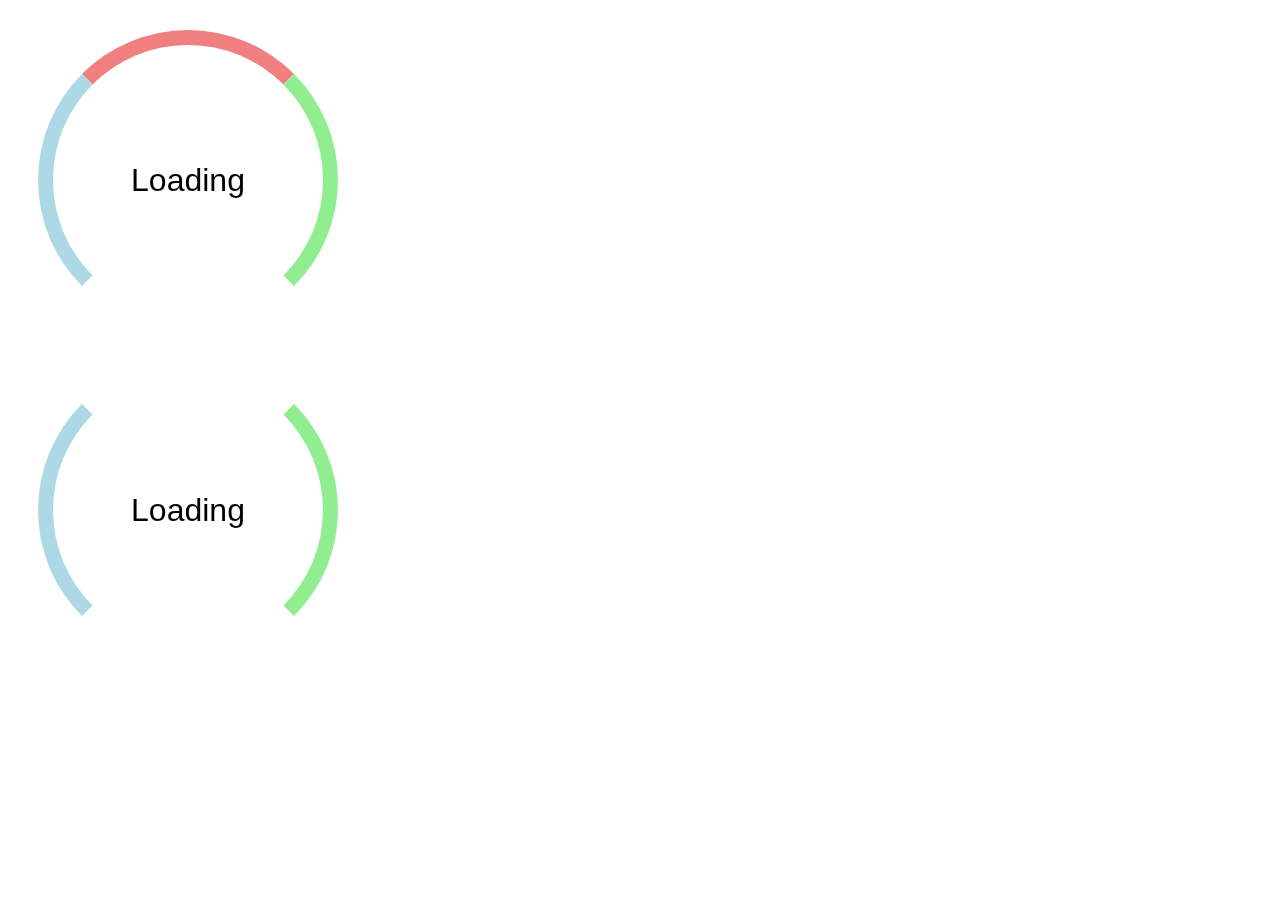
<file: 10.html>
<!DOCTYPE html>
<html lang="en">
<head>
    <meta charset="UTF-8">
    <meta name="viewport" content="width=device-width, initial-scale=1.0">
    <title>Animated Loading Spinner</title>
    <link rel="stylesheet" href="10.css">
</head>
<body>
    <div class="spinner">
        Loading
        <div class="spinner-sector spinner-sector-red"></div>
        <div class="spinner-sector spinner-sector-blue"></div>
        <div class="spinner-sector spinner-sector-green"></div>
    </div>
    <div class="spinner-2">Loading</div>
</body>
</html>
</file>
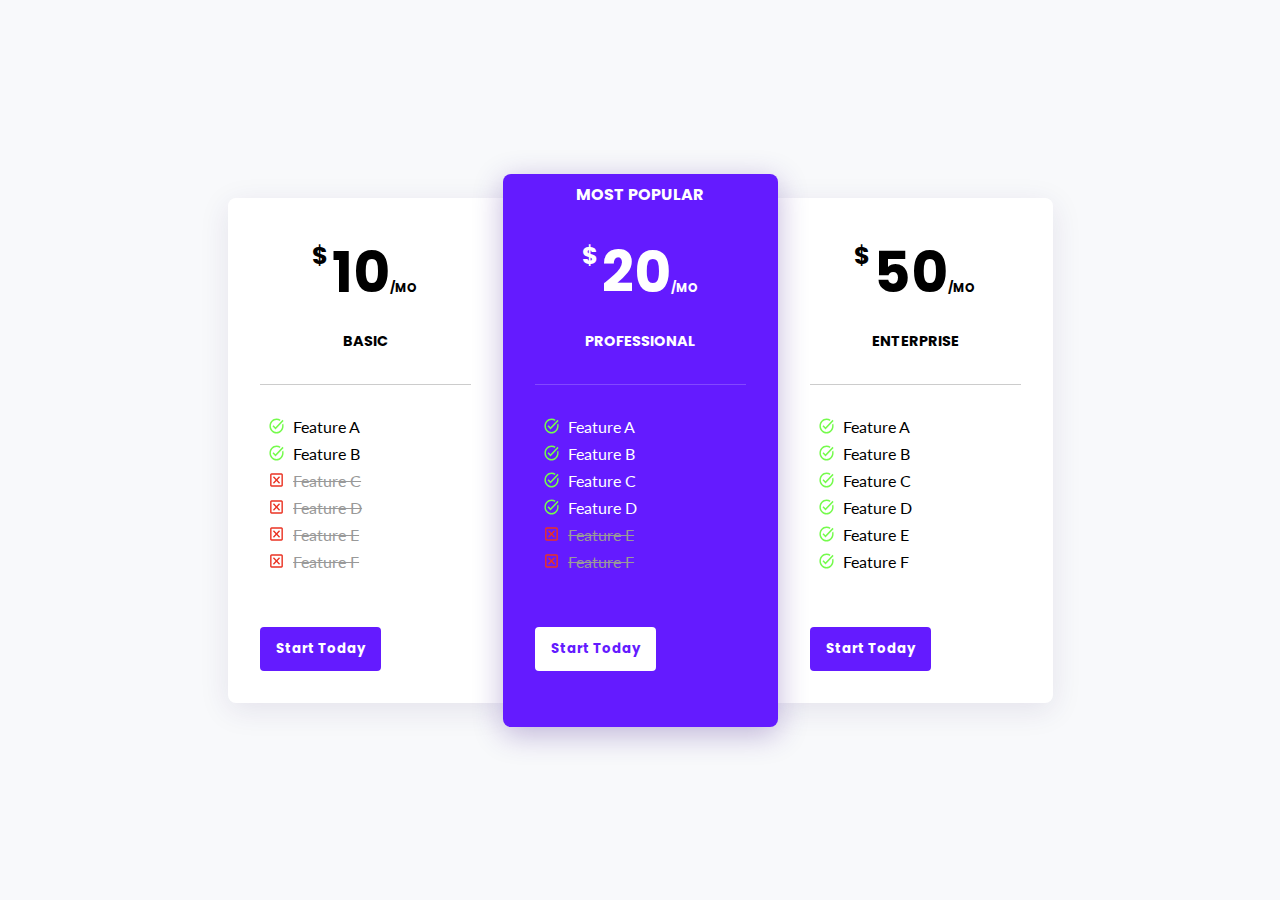
<file: 13.html>
<!DOCTYPE html>
<html lang="en">
<head>
    <meta charset="UTF-8">
    <meta name="viewport" content="width=device-width, initial-scale=1.0">
    <title>Price Comparison Table</title>
    <link rel="stylesheet" href="13.css">
    <link rel="preconnect" href="https://fonts.googleapis.com">
    <link rel="preconnect" href="https://fonts.gstatic.com" crossorigin>
    <link href="https://fonts.googleapis.com/css2?family=Lato:ital,wght@0,100;0,300;0,400;0,700;0,900;1,100;1,300;1,400;1,700;1,900&family=Poppins:ital,wght@0,100;0,200;0,300;0,400;0,500;0,600;0,700;0,800;0,900;1,100;1,200;1,300;1,400;1,500;1,600;1,700;1,800;1,900&display=swap" rel="stylesheet">
</head>
<body>
    <section class="price-comparison">
        <div class="price-column">
            <div class="price-header">
                <div class="price">
                    <div class="dollar-sign">$</div>
                    10
                    <div class="per-month">/mo</div>
                </div>
                <div class="plan-name">Basic</div>
            </div>
            <div class="divider"></div>
            <div class="feature">
                <img src="images/Icons/green_check.svg">
                Feature A
            </div>
            <div class="feature">
                <img src="images/Icons/green_check.svg">
                Feature B
            </div>
            <div class="feature inactive">
                <img src="images/Icons/red_x.svg">
                Feature C
            </div>
            <div class="feature inactive">
                <img src="images/Icons/red_x.svg">
                Feature D
            </div>
            <div class="feature inactive">
                <img src="images/Icons/red_x.svg">
                Feature E
            </div>
            <div class="feature inactive">
                <img src="images/Icons/red_x.svg">
                Feature F
            </div>
            <button class="cta">Start Today</button>
        </div>
        <div class="price-column popular">
            <div class="most-popular">Most Popular</div>
            <div class="price-header">
                <div class="price">
                    <div class="dollar-sign">$</div>
                    20
                    <div class="per-month">/mo</div>
                </div>
                <div class="plan-name">Professional</div>
            </div>
            <div class="divider"></div>
            <div class="feature">
                <img src="images/Icons/green_check.svg">
                Feature A
            </div>
            <div class="feature">
                <img src="images/Icons/green_check.svg">
                Feature B
            </div>
            <div class="feature">
                <img src="images/Icons/green_check.svg">
                Feature C
            </div>
            <div class="feature">
                <img src="images/Icons/green_check.svg">
                Feature D
            </div>
            <div class="feature inactive">
                <img src="images/Icons/red_x.svg">
                Feature E
            </div>
            <div class="feature inactive">
                <img src="images/Icons/red_x.svg">
                Feature F
            </div>
            <button class="cta">Start Today</button>
        </div>
        <div class="price-column">
            <div class="price-header">
                <div class="price">
                    <div class="dollar-sign">$</div>
                    50
                    <div class="per-month">/mo</div>
                </div>
                <div class="plan-name">Enterprise</div>
            </div>
            <div class="divider"></div>
            <div class="feature">
                <img src="images/Icons/green_check.svg">
                Feature A
            </div>
            <div class="feature">
                <img src="images/Icons/green_check.svg">
                Feature B
            </div>
            <div class="feature">
                <img src="images/Icons/green_check.svg">
                Feature C
            </div>
            <div class="feature">
                <img src="images/Icons/green_check.svg">
                Feature D
            </div>
            <div class="feature">
                <img src="images/Icons/green_check.svg">
                Feature E
            </div>
            <div class="feature">
                <img src="images/Icons/green_check.svg">
                Feature F
            </div>
            <button class="cta">Start Today</button>
        </div>
    </section>
</body>
</html>
</file>
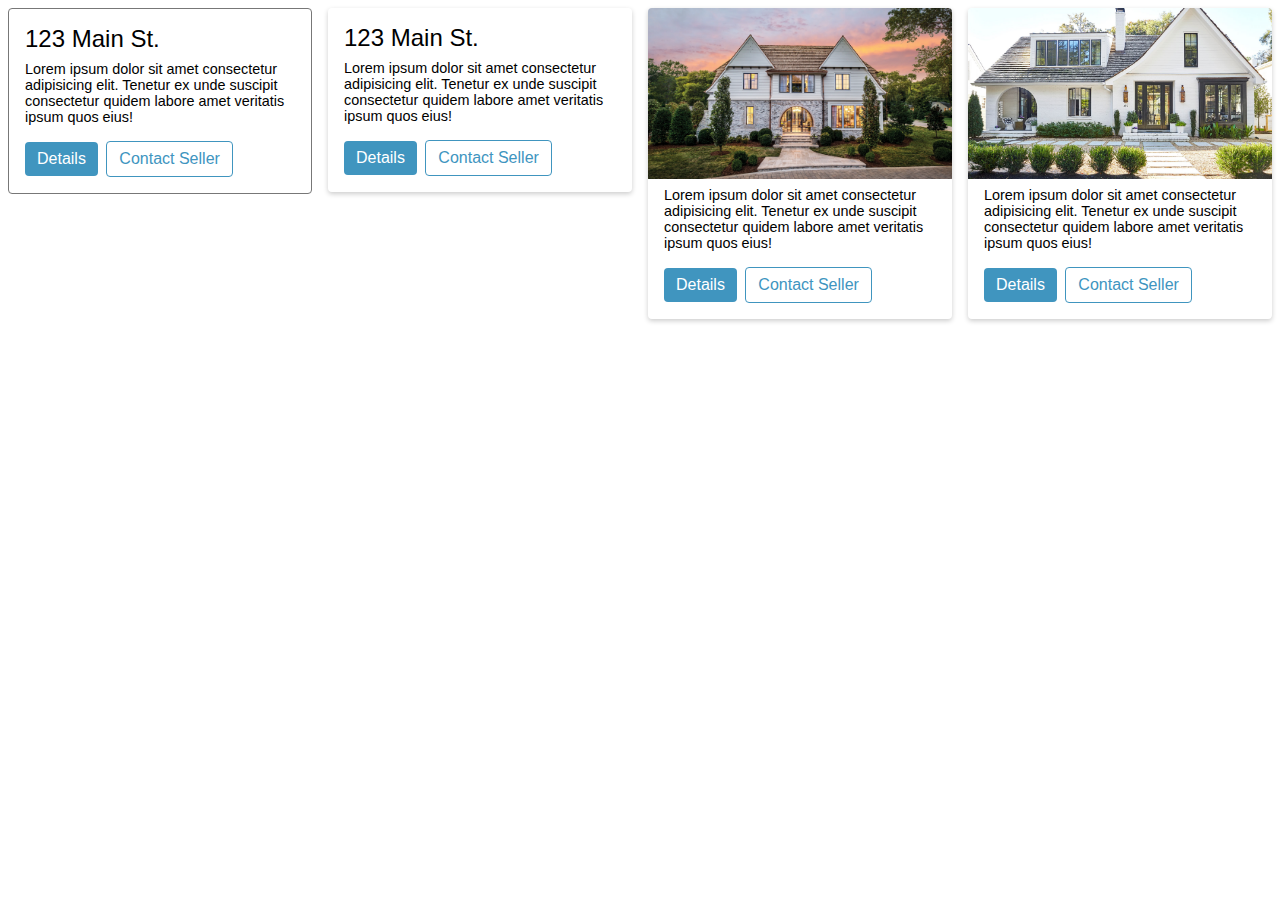
<file: 2.html>
<!DOCTYPE html>
<html lang="en">
<head>
    <meta charset="UTF-8">
    <meta name="viewport" content="width=device-width, initial-scale=1.0">
    <title>Animated Cards</title>
    <link rel="preconnect" href="https://fonts.googleapis.com">
    <link rel="preconnect" href="https://fonts.gstatic.com" crossorigin>
    <link href="https://fonts.googleapis.com/css2?family=Open+Sans:ital,wght@0,300..800;1,300..800&display=swap" rel="stylesheet">
    <link rel="stylesheet" href="2.css">
</head>
<body>
    <div class="card-grid">
        <div class="card">
            <div class="card-header">123 Main St.</div>
            <div class="card-body">Lorem ipsum dolor sit amet consectetur adipisicing elit. Tenetur ex unde suscipit consectetur quidem labore amet veritatis ipsum quos eius!    
            </div>
            <div class="card-footer">
                <button class="btn">Details</button>
                <button class="btn btn-outline">Contact Seller</button>
            </div>
        </div>
        <div class="card card-shadow">
            <div class="card-header">123 Main St.</div>
            <div class="card-body">Lorem ipsum dolor sit amet consectetur adipisicing elit. Tenetur ex unde suscipit consectetur quidem labore amet veritatis ipsum quos eius!  
            </div>
            <div class="card-footer">
                <button class="btn">Details</button>
                <button class="btn btn-outline">Contact Seller</button>
            </div>
        </div>
        <div class="card card-shadow">
            <div class="card-header card-image"><img src="images/house.webp"></div>
            <div class="card-body">Lorem ipsum dolor sit amet consectetur adipisicing elit. Tenetur ex unde suscipit consectetur quidem labore amet veritatis ipsum quos eius!    
            </div>
            <div class="card-footer">
                <button class="btn">Details</button>
                <button class="btn btn-outline">Contact Seller</button>
            </div>
        </div>
        <div class="card card-shadow">
            <div class="card-header card-image"><img src="images/house2.jpg"></div>
            <div class="card-body">Lorem ipsum dolor sit amet consectetur adipisicing elit. Tenetur ex unde suscipit consectetur quidem labore amet veritatis ipsum quos eius!    
            </div>
            <div class="card-footer">
                <button class="btn">Details</button>
                <button class="btn btn-outline">Contact Seller</button>
            </div>
        </div>
    </div>
</body>
</html>
</file>
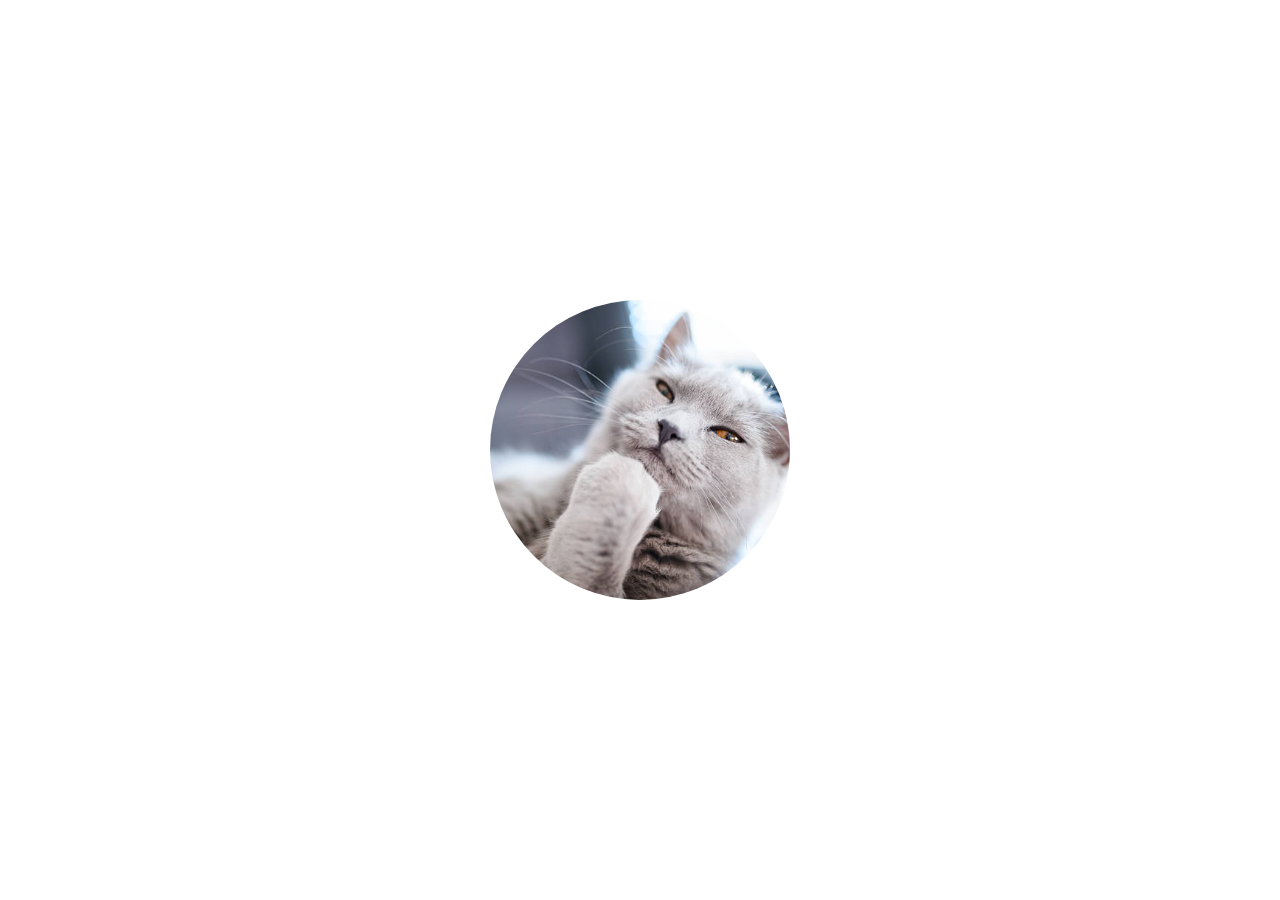
<file: 3.html>
<!DOCTYPE html>
<html lang="en">
<head>
    <meta charset="UTF-8">
    <meta name="viewport" content="width=device-width, initial-scale=1.0">
    <title>Tooltips</title>
    <link rel="stylesheet" href="3.css">
</head>
<body>
    <div class="avatar" data-tooltip="Thinking Cat"></div>
</body>
</html>
</file>
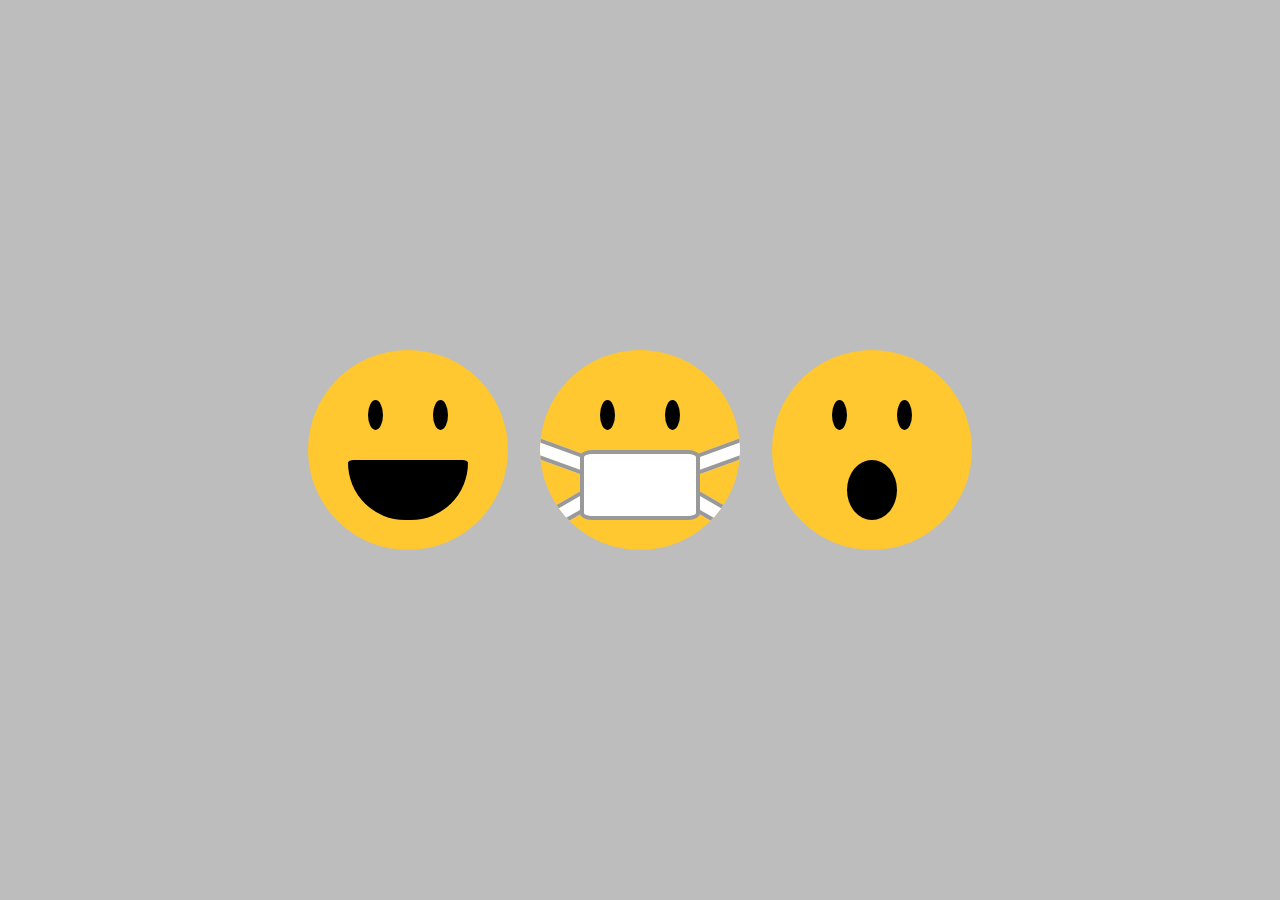
<file: 4.html>
<!DOCTYPE html>
<html lang="en">
<head>
    <meta charset="UTF-8">
    <meta name="viewport" content="width=device-width, initial-scale=1.0">
    <title>CSS Emoji Art</title>
    <link rel="stylesheet" href="4.css">
</head>
<body>
    <div class="emoji">
        <div class="head">
            <div class="eyes">
                <div class="eye eye-left"></div>
                <div class="eye eye-right"></div>
            </div>
            <div class="mouth smile"></div>
        </div>
    </div>
    <div class="emoji">
        <div class="head">
            <div class="eyes">
                <div class="eye eye-left"></div>
                <div class="eye eye-right"></div>
            </div>
            <div class="face-mask mouth">
                <div class="strap strap-top-left"></div>
                <div class="strap strap-top-right"></div>
                <div class="strap strap-bottom-left"></div>
                <div class="strap strap-bottom-right"></div>
            </div>
        </div>
    </div>
    <div class="emoji">
        <div class="head">
            <div class="eyes">
                <div class="eye eye-left"></div>
                <div class="eye eye-right"></div>
            </div>
            <div class="mouth open-mouth"></div>
        </div>
    </div>
</body>
</html>
</file>
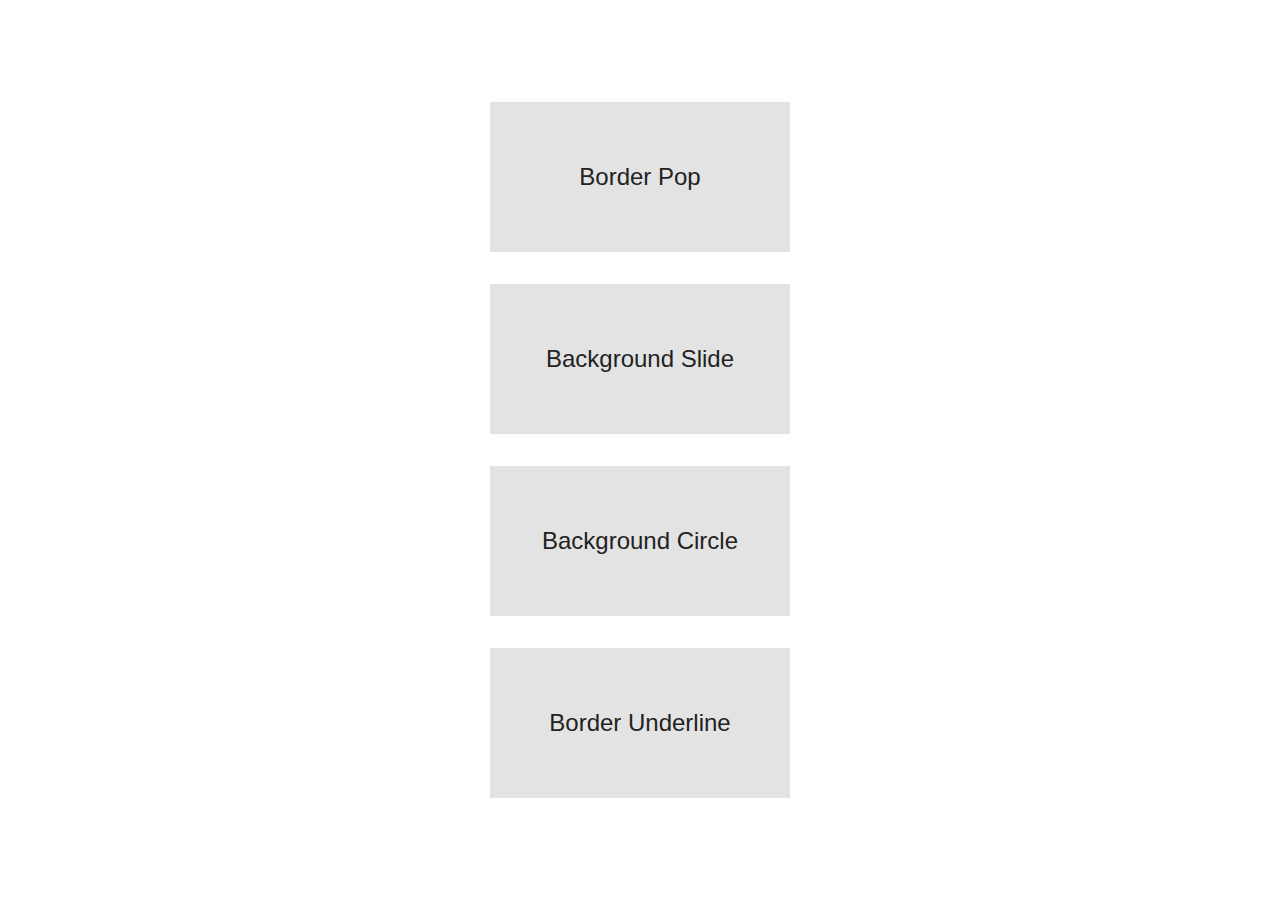
<file: 5.html>
<!DOCTYPE html>
<html lang="en">
<head>
    <meta charset="UTF-8">
    <meta name="viewport" content="width=device-width, initial-scale=1.0">
    <title>Advanced Hover Effects</title>
    <link rel="stylesheet" href="5.css">
</head>
<body>
    <button class="btn btn-border-pop">Border Pop</button>
    <button class="btn btn-background-slide">Background Slide</button>
    <button class="btn btn-background-circle">Background Circle</button>
    <button class="btn btn-border-underline">Border Underline</button>
</body>
</html>
</file>
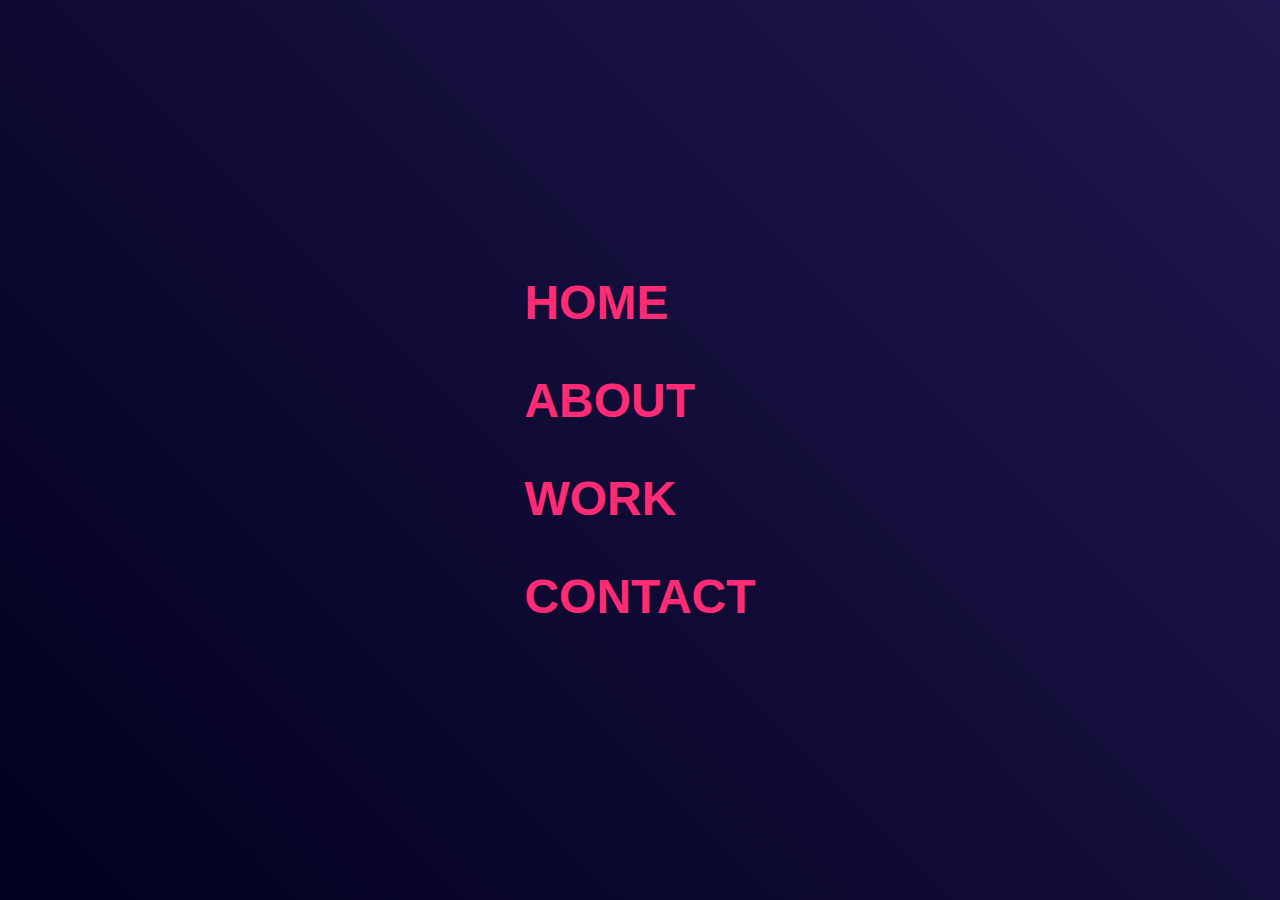
<file: 6.html>
<!DOCTYPE html>
<html lang="en">
<head>
    <meta charset="UTF-8">
    <meta name="viewport" content="width=device-width, initial-scale=1.0">
    <title>Advanced Text Animation</title>
    <link rel="stylesheet" href="6.css">
</head>
<body>
    <ul class="list">
        <li class="list-item">
            <span class="split-text" data-text="HOME">HOME</span>
        </li>
        <li class="list-item">
            <span class="split-text" data-text="ABOUT">ABOUT</span>
        </li>
        <li class="list-item">
            <span class="split-text" data-text="WORK">WORK</span>
        </li>
        <li class="list-item">
            <span class="split-text" data-text="CONTACT">CONTACT</span>
        </li>
    </ul>
</body>
</html>
</file>
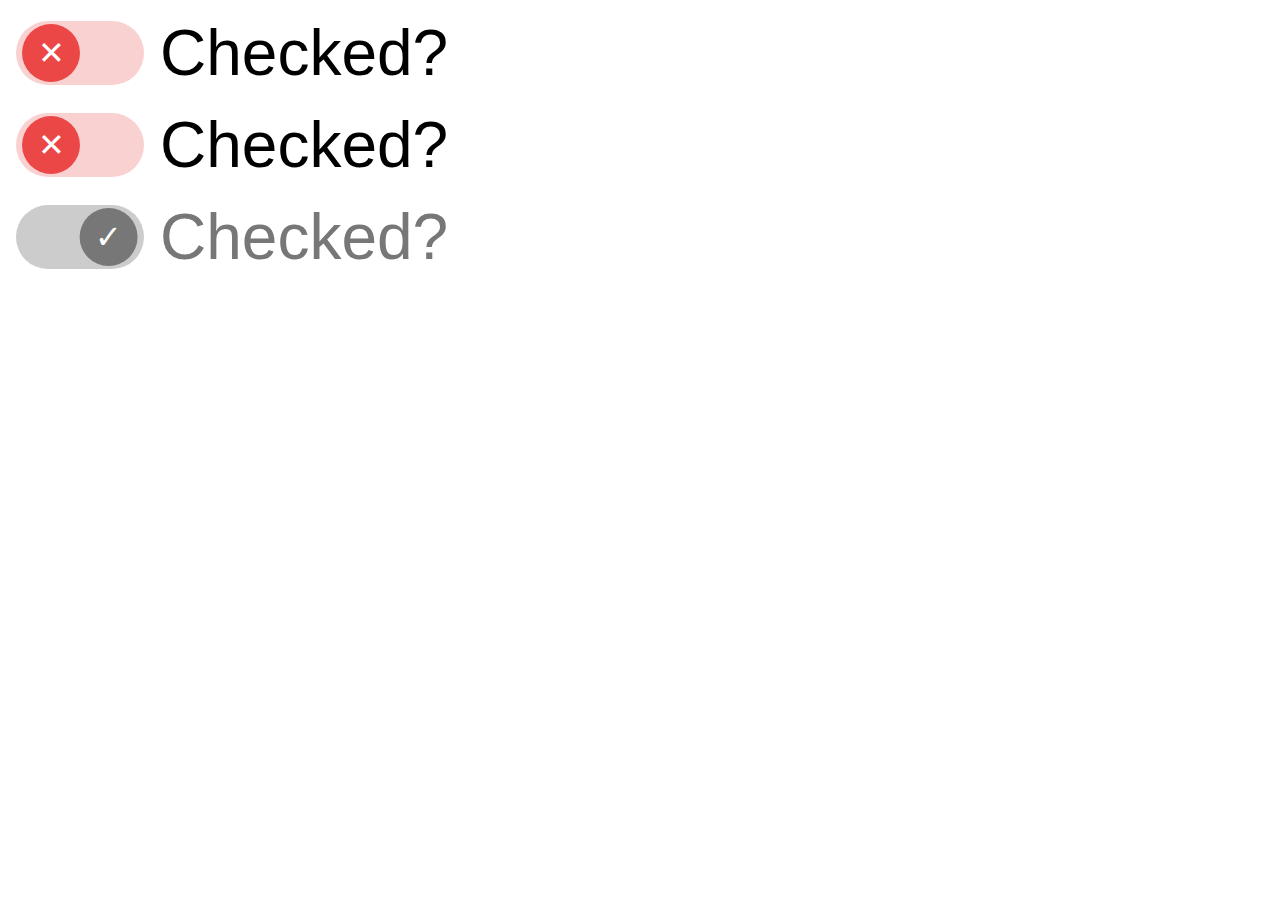
<file: 8.html>
<!DOCTYPE html>
<html lang="en">
<head>
    <meta charset="UTF-8">
    <meta name="viewport" content="width=device-width, initial-scale=1.0">
    <title>Custom Accessible Toggle Switches</title>
    <link rel="stylesheet" href="8.css">
</head>
<body>
    <input type="checkbox" id="check1" class="toggle">
    <label for="check1">Checked?</label>
    <br />
    <input type="checkbox" id="check2" class="toggle">
    <label for="check2">Checked?</label>
    <br />
    <input disabled checked type="checkbox" id="check3" class="toggle">
    <label for="check3">Checked?</label>
</body>
</html>
</file>
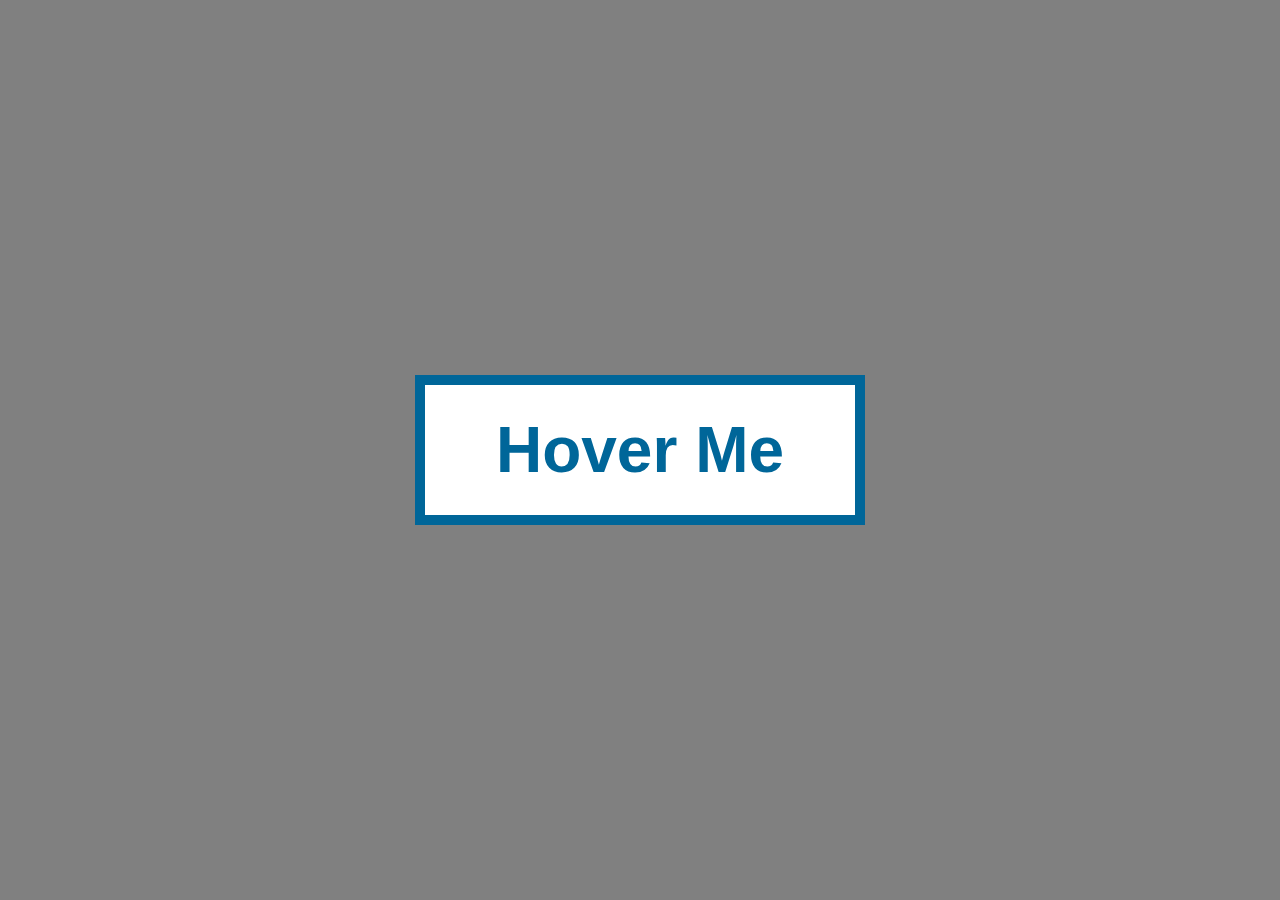
<file: 9.html>
<!DOCTYPE html>
<html lang="en">
<head>
    <meta charset="UTF-8">
    <meta name="viewport" content="width=device-width, initial-scale=1.0">
    <title>3D Flip Button</title>
    <link rel="stylesheet" href="9.css">
</head>
<body>
    <div class="btn">
        <div class="side default-side">Hover Me</div>
        <div class="side hover-side">Surprise!</div>
    </div>
</body>
</html>
</file>
<file: 10.css>
*, *::before, *::after {
    margin: 0;
    padding: 0;
    font-family: Arial, Helvetica,sans-serif;
    box-sizing: border-box;
}

body {
    margin: 8px;
}

.spinner {
    position: relative;
    width: 300px;
    height: 300px;
    display: flex;
    justify-content: center;
    align-items: center;
    font-size: 2rem;
    overflow: hidden;
    animation: text-color 2s ease-in-out infinite;
    margin: 30px;
}

.spinner-sector {
    position: absolute;
    width: 100%;
    height: 100%;
    border-radius: 50%;
    border: 15px solid transparent;
    mix-blend-mode: overlay;
    animation: rotate var(--duration) var(--timing) infinite;
    pointer-events: none;
}

.spinner-sector-red {
    border-top-color: lightcoral;
    --duration: 1.5s;
    --timing: ease-in-out;
}

.spinner-sector-blue {
    border-left-color: lightblue;
    --duration: 2s;
    --timing: ease-in;
}

.spinner-sector-green {
    border-right-color: lightgreen;
    --duration: 2.5s;
    --timing: ease-out;
}

@keyframes rotate {
    0% {
        transform: rotate(0);
    }

    100% {
        transform: rotate(360deg);
    }
}

@keyframes text-color {
    0%, 100% {
        color: rgba(0, 0, 0, 1);
    }

    25%, 75% {
        color: rgba(0, 0, 0, .5);
    }

    50% {
        color: rgba(0, 0, 0, .1);
    }
}

.spinner-2 {
    position: relative;
    width: 300px;
    height: 300px;
    display: flex;
    justify-content: center;
    align-items: center;
    font-size: 2rem;
    overflow: hidden;
    animation: text-color 2s ease-in-out infinite;
    margin: 30px;
}

.spinner-2::before,
.spinner-2::after {
    content: "";
    position: absolute;
    width: 100%;
    height: 100%;
    border-radius: 50%;
    border: 15px solid transparent;
    mix-blend-mode: overlay;
    animation: rotate var(--duration) var(--timing) infinite;
    pointer-events: none;
}

.spinner-2::before {
    border-left-color: lightblue;
    --duration: 2s;
    --timing: ease-in;
}

.spinner-2::after {
    border-right-color: lightgreen;
    --duration: 2.5s;
    --timing: ease-out;
}
</file>
<file: 13.css>
*, *::before, *::after {
    margin: 0;
    padding: 0;
    box-sizing: border-box;
}

:root {
    --accent-color: #641BFF;
    --heading-font-family: 'Poppins', sans-serif;
    --body-font-family: 'Lato', sans-serif;
}

body {
    background-color: #F8F9FB;
    min-width: 100vw;
    min-height: 100vh;
    display: flex;
    justify-content: center;
    align-items: center;
    font-family: var(--body-font-family);
}

.price-comparison {
    display: flex;
    justify-content: center;
    align-items: stretch;
    width: 100%;
    margin: 1rem;
}

.price-column {
    background-color: white;
    box-shadow: 0 7px 30px rgba(52, 31, 97, 0.1);
    padding: 2rem;
    flex-grow: 1;
    flex-basis: 0;
    max-width: 275px;
    border-radius: 8px;
}

.price-column.popular {
    position: relative;
    background-color: var(--accent-color);
    box-shadow: 0 7px 30px rgba(52, 13, 135, 0.3);
    color: white;
    margin-top: -1.5rem;
    padding-top: 3.5rem;
    margin-bottom: -1.5rem;
    padding-bottom: 3.5rem;
}

.price-column:first-child {
    border-top-right-radius: 0;
    border-bottom-right-radius: 0;
}

.price-column:last-child {
    border-top-left-radius: 0;
    border-bottom-left-radius: 0;
}

.price-header {
    display: flex;
    flex-direction: column;
    align-items: center;
    font-family: var(--heading-font-family);
    font-weight: bold;
}

.price {
    font-size: 3.5rem;
    display: flex;
}

.dollar-sign {
    font-size: 1.5rem;
    margin-top: .5rem;
    margin-right: .25rem;
}

.per-month {
    font-size: .75rem;
    align-self: flex-end;
    margin-bottom: 1.1rem;
    text-transform: uppercase;
}

.plan-name {
    text-transform: uppercase;
    font-size: .9rem;
    margin-top: 1rem;
    margin-bottom: 0;
}

.divider {
    height: 1px;
    width: 100%;
    background-color: rgba(0, 0, 0, .2);
    margin-top: 2rem;
    margin-bottom: 2rem;
}

.price-column.popular .divider {
    background-color: rgba(255, 255, 255, .2);
}

.feature {
    display: flex;
    align-items: center;
    margin: .5rem;
}

.feature img {
    height: 1.1em;
    width: 1.1em;
    margin-right: .5rem;
}

.feature.inactive {
    color: #999;
    text-decoration-line: line-through;
}

.most-popular {
    position: absolute;
    top: .5rem;
    left: .5rem;
    right: .5rem;
    text-align: center;
    text-transform: uppercase;
    font-weight: bold;
    font-family: var(--heading-font-family);
}

.cta {
    border: none;
    background-color: var(--accent-color);
    color: white;
    padding: .75rem 1rem;
    cursor: pointer;
    font-family: var(--heading-font-family);
    font-weight: bold;
    border-radius: 4px;
    margin-top: 3rem;
    transition: 100ms;
    transform: scale(1);
}

.price-column.popular .cta{
    background-color: white;
    color: var(--accent-color);
}

.cta:hover, .cta:focus {
    transform: scale(1.1);
}
</file>
<file: 2.css>
*, *::before, *::after {
    font-family: Arial, Helvetica, sans-serif
}

.card-grid {
    display: grid;
    grid-template-columns: repeat(auto-fit, minmax(300px, 1fr));
    gap: 1rem;
    align-items: flex-start;
}

.card {
    --padding: 1rem;
    background: white;
    border: 1px solid #777;
    border-radius: .25rem;
    overflow: hidden;
}

.card.card-shadow {
    border: none;
    box-shadow: 0 2px 5px 0 rgba(0, 0, 0, 0.2);
}

.card-header {
    font-size: 1.5rem;
    margin-bottom: .5rem;
    padding: var(--padding);
    padding-bottom: 0;
}

.card-header.card-image {
    overflow: hidden;
    padding: 0;
}

.card-header.card-image > img {
    display: block;
    width: 100%;
    height: 100%;
    aspect-ratio: 16 / 9;
    object-fit: cover;
    max-height: 200px;
    object-position: center;
    transition: 200ms transform ease-in-out;
}

.card:hover > .card-header.card-image > img {
    transform: scale(1.025);
}

.card-body {
    font-size: .9rem;
    padding: 0 var(--padding);
}

.card-footer {
    margin-top: 1rem;
    padding: var(--padding);
    padding-top: 0;
}

.btn {
    --color: hsl(200, 50%, 50%);
    background: var(--color);
    border: none;
    color: white;
    padding: .5em .75em;
    font-size: 1rem;
    border-radius: .25em;
    cursor: pointer;
}

.btn:hover, .btn:focus {
    background: hsl(200, 50%, 60%);
}

.btn.btn-outline {
    background: none;
    border: 1px solid var(--color);
    color: var(--color);
}

.btn.btn-outline:hover, .btn.btn-outline:focus {
    background: hsl(200, 50%, 90%);
}

.btn + .btn {
    margin-left: .25rem;
}
</file>
<file: 3.css>
*, *::before, *::after {
    margin: 0;
    padding: 0;
    font-family: Arial, Helvetica,sans-serif;
    box-sizing: border-box;
}

body {
    display: flex;
    justify-content: center;
    align-items: center;
    min-height: 100vh;
    margin: 0;
}

.avatar {
    width: 300px;
    background-image: url("images/cat.jpg");
    height: 300px;
    border-radius: 50%;
    background-size: cover;
    background-position: center;
    position: relative;
}

.avatar::before, 
.avatar::after {
    --scale: 0;
    --tooltip-color: green;
    --arrow-size: 80px; 
    position: absolute;
    top: -.25rem;
    left: 50%;
    transform: translateX(-50%) translateY(var(--translate-y, 0)) scale(var(--scale));
    transition: 150ms transform;
    transform-origin: bottom center;
}

.avatar::before {
    --translate-y: calc(-100% - var(--arrow-size));
    content: attr(data-tooltip);
    color: white;
    padding: .5rem;
    width: max-content;
    max-width: 100%;
    border-radius: .2rem;
    text-align: center;
    background: var(--tooltip-color);
    height: 100px;
    align-content: center;
}

.avatar:hover::before,
.avatar:hover::after {
    --scale: 1;
}

.avatar::after {
    content: '';
    border: var(--arrow-size) solid transparent;
    border-top-color: var(--tooltip-color);
    --translate-y: calc(-1 * var(--arrow-size));
    transform-origin: top center;
}
</file>
<file: 4.css>
*, *::before, *::after {
    margin: 0;
    padding: 0;
    font-family: Arial, Helvetica,sans-serif;
    box-sizing: border-box;
}

body {
    background-color: #BDBDBD;
    display: flex;
    justify-content: center;
    align-items: center;
    height: 100vh;
    width: 100vw;
    flex-wrap: wrap;
}

.emoji {
    --emoji-size: 200px;
    margin: 1rem;
    width: var(--emoji-size);
    height: var(--emoji-size);
}

.head {
    border-radius: 50%; 
    height: 100%;
    width: 100%;
    background-color: #FFC830;
    overflow: hidden;
    position: relative;
    z-index: -1;
}

.eyes {
    position: absolute;
    top: calc(var(--emoji-size) * .25);
    left: calc(var(--emoji-size) * .5);
}

.eye {
    position: absolute;
    width: calc(var(--emoji-size) * .075);
    height: calc(var(--emoji-size) * .15);
    background-color: black;
    border-radius: 50%;
}

.eye-left {
    left: calc(var(--emoji-size) * -.2);
}

.eye-right {
    right: calc(var(--emoji-size) * -.2);
}

.mouth {
    position: absolute;
    bottom: calc(var(--emoji-size) * .15);
    left: calc(var(--emoji-size) * .5);
    transform: translatex(-50%);
    background-color: black;
}

.smile {
    --mouth-height: calc(var(--emoji-size) * .3);
    width: calc(var(--emoji-size) * .6);
    height: var(--mouth-height);
    border-radius: 5% 5% var(--mouth-height) var(--mouth-height);
}

.open-mouth {
    width: calc(var(--emoji-size) * .25);
    height: calc(var(--emoji-size) * .3);
    border-radius: 50%;
}

.face-mask {
    width: calc(var(--emoji-size) * .6);
    height: calc(var(--emoji-size) * .35);
    border-radius: 10%;
    background-color: white;
    border: calc(var(--emoji-size) * .02) solid #999;
    left: calc(var(--emoji-size) * .2);
    transform: none;
}

.strap {
    position: absolute;
    background-color: white;
    border: calc(var(--emoji-size) * .02) solid #999;
    width: calc(var(--emoji-size) * .5);
    height: calc(var(--emoji-size) * .1);
    z-index: -2;
}
.strap-top-left {
    transform: rotate(20deg);
    top: calc(var(--emoji-size) * -.05);
    left: calc(var(--emoji-size) * -.4);
}

.strap-top-right {
    transform: rotate(-20deg);
    top: calc(var(--emoji-size) * -.05);
    right: calc(var(--emoji-size) * -.4);
}

.strap-bottom-left {
    transform: rotate(-30deg);
    bottom: calc(var(--emoji-size) * -.06);
    left: calc(var(--emoji-size) * -.4);
}

.strap-bottom-right {
    transform: rotate(30deg);
    bottom: calc(var(--emoji-size) * -.06);
    right: calc(var(--emoji-size) * -.4);
}
</file>
<file: 5.css>
*, *::before, *::after {
    margin: 0;
    padding: 0;
    font-family: Arial, Helvetica,sans-serif;
    box-sizing: border-box;
}

body {
    display: flex;
    justify-content: center;
    align-items: center;
    flex-wrap: wrap;
    flex-direction: column;
    height: 100vh;
    width: 100vw;
}

button {
    margin: 1rem;
    height: 150px;
    width: 300px;
}

.btn {
    --background-color: #E3E3E3;
    --border-size: 2px;
    --accent-color: #0AF;
    background-color: var(--background-color);
    color: #222;
    padding: .5em 1em;
    border: none;
    outline: none;
    position: relative;
    cursor: pointer;
    font-size: 1.5rem;
    }

.btn.btn-border-pop::before {
    content: '';
    position: absolute;
    top: 0;
    left: 0;
    right: 0;
    bottom:0;
    border: var(--border-size) solid var(--background-color);
    transition: top, left, right, bottom, 100ms ease-in-out;
}

.btn.btn-border-pop:hover::before,
.btn.btn-border-pop:focus::before {
    top: calc(var(--border-size) * -2);
    left: calc(var(--border-size) * -2);
    right: calc(var(--border-size) * -2);
    bottom: calc(var(--border-size) * -2);
}

.btn.btn-background-slide::before {
    content: '';
    position: absolute;
    top: 0;
    left: 0;
    bottom: 0;
    right: 0;
    background-color: var(--accent-color);
    z-index: -1;
    transform: scaleX(0);
    transform-origin: left;
    transition: transform 300ms ease-in-out;
}

.btn.btn-background-slide {
    z-index: 1;
    transition: color 300ms ease-in-out;
}

.btn.btn-background-slide:hover::before,
.btn.btn-background-slide:focus::before {
    transform: scaleX(1);
}

.btn.btn-background-slide:hover,
.btn.btn-background-slide:focus {
    z-index: 1;
    color: white;
}

.btn.btn-background-circle::before {
    content: '';
    top: 0;
    bottom: 0;
    left: 0;
    right:0;
    position: absolute;
    background-color: var(--background-color);
    z-index: -1;
    border-radius: 50%;
    transition: transform 500ms ease-in-out;
    transform: scale(1.5);
}

.btn.btn-background-circle {
    z-index: 1;
    overflow: hidden;
    background-color: var(--accent-color);
    transition: color 500ms ease-in-out;
}

.btn.btn-background-circle:hover::before,
.btn.btn-background-circle:focus::before {
    transform: scale(0);
}

.btn.btn-background-circle:hover,
.btn.btn-background-circle:focus {
    color: white;
}

.btn.btn-border-underline::before {
    content: '';
    position: absolute;
    left: 0;
    right: 0;
    bottom: 0;
    height: var(--border-size);
    background-color: var(--accent-color);
    transform: scale(0);
    transition: transform 300ms ease-in-out;
}

.btn.btn-border-underline:hover::before,
.btn-.btn-border-underline:focus::before {
    transform: scale(1);
}
</file>
<file: 6.css>
*, *::before, *::after {
    margin: 0;
    padding: 0;
    font-family: Arial, Helvetica,sans-serif;
    box-sizing: border-box;
}

:root {
    --background: linear-gradient(45deg, #02001F, #1F184E);
    --text-color: #FF2C75;
}

body {
    background: var(--background);
    color: var(--text-color);
    min-height: 100vh;
    display: flex;
    justify-content: center;
    align-items: center;
    line-height: 1;
}

.list {
    list-style-type: none;
}

.list-item {
    position: relative;
    font-weight: bold;
    font-size: 3rem;
    margin: 50px;
    width: max-content;
}

.list-item > .split-text {
    display: flex;
    flex-direction: column;
    transition: color 0ms 200ms;
}

.list-item:hover > .split-text {
    color: transparent;
    user-select: none;
    transition-delay: 0ms;
}

.list-item > .split-text::before,
.list-item > .split-text::after {
    position: absolute;
    content: attr(data-text);
    height: .5em;
    overflow:hidden;
    left: 0;
    right: 0;
    color: transparent; 
    transition: color 200ms ease-in-out, transform 200ms ease-in-out;
    user-select: none;
}

.list-item:hover > .split-text::before,
.list-item:hover >.split-text::after {
    color: white;
    height: .5em;
    transform: skewX(15deg);
}

.list-item > .split-text::after {
    bottom: 0;
    display: flex;
    align-items: flex-end;
}

.list-item::before {
    content: "";
    position: absolute;
    width: 110%;
    left: -5%;
    top: calc(50% - 1px);
    height: 2px;
    transform: scale(0);
    background-color: var(--text-color);
    border-radius: 20px;
    z-index: 1;
    transition: transform 200ms ease-in-out;
}

.list-item:hover::before {
    transform: scale(1);
}
</file>
<file: 8.css>
*, *::before, *::after {
    margin: 0;
    padding: 0;
    font-family: Arial, Helvetica,sans-serif;
    box-sizing: border-box;
}

body {
    margin: 16px;
}

input[type="checkbox"].toggle {
    opacity: 0;
    position: absolute;
    left: -9000px;
    top: -9000px;
}

input[type="checkbox"].toggle + label {
    position: relative;
    display: flex;
    font-size: 4rem;
    align-items: center;
    cursor: pointer;
}

input[type="checkbox"].toggle + label::before {
    content: "";
    width: 2em;
    height: 1em;
    background-color: hsl(0, 80%, 90%);
    border-radius: 1em;
    margin-right: .25em;
    transition: background-color 200ms ease-in-out;
}

input[type="checkbox"].toggle + label::after {
    display: flex;
    justify-content: center;
    align-items: center;
    position: absolute;
    left: .2em;
    content: "\2715";
    width: 1.8em;
    height: 1.8em;
    background-color: hsl(0, 80%, 60%);
    color: white;
    border-radius: 1em;
    transition: background-color 200ms ease-in-out, transform 200ms ease-in-out;
    font-size: .5em;
}

input[type="checkbox"].toggle:focus + label::before{
    outline: 1px solid black;
}

input[type="checkbox"].toggle:checked + label::before {
    background-color: hsl(100, 70%, 90%);
}

input[type="checkbox"].toggle:checked + label::after {
    content: "\2713";
    transform: translateX(100%);
    background-color: hsl(100, 70%, 60%);
}

input[type="checkbox"].toggle:disabled + label {
    color: #777;
}

input[type="checkbox"].toggle:disabled + label::before {
    background-color: #CCC;
}

input[type="checkbox"].toggle:disabled + label::after {
    background-color: #777;
}
</file>
<file: 9.css>
*, *::before, *::after {
    margin: 0;
    padding: 0;
    font-family: Arial, Helvetica,sans-serif;
    box-sizing: border-box;
}

body {
    perspective: 800px;
    display: flex;
    justify-content: center;
    align-items: center;
    background-color: gray;
    width: 100vw;
    height: 100vh;
}

.btn {
    position: relative;
    height: 150px;
    width: 450px;
    transform-style: preserve-3d;
    transition: transform 300ms ease-in-out;
    transform: translateZ(-75px);
}

.btn:hover {
    transform: rotateX(-90deg) translateY(75px);
}

.side {
    position: absolute;
    backface-visibility: hidden;
    width: 100%;
    height: 100%;
    display: flex;
    justify-content: center;
    align-items: center;
    font-size: 4em;
    font-weight: bold;
}

.default-side {
    background-color: white;
    border: 10px solid #069;
    color: #069;
    transform: translateZ(75px);
}

.hover-side {
    color: white;
    background-color: #069;
    transform: rotateX(90deg) translateZ(75px);
}
</file>
